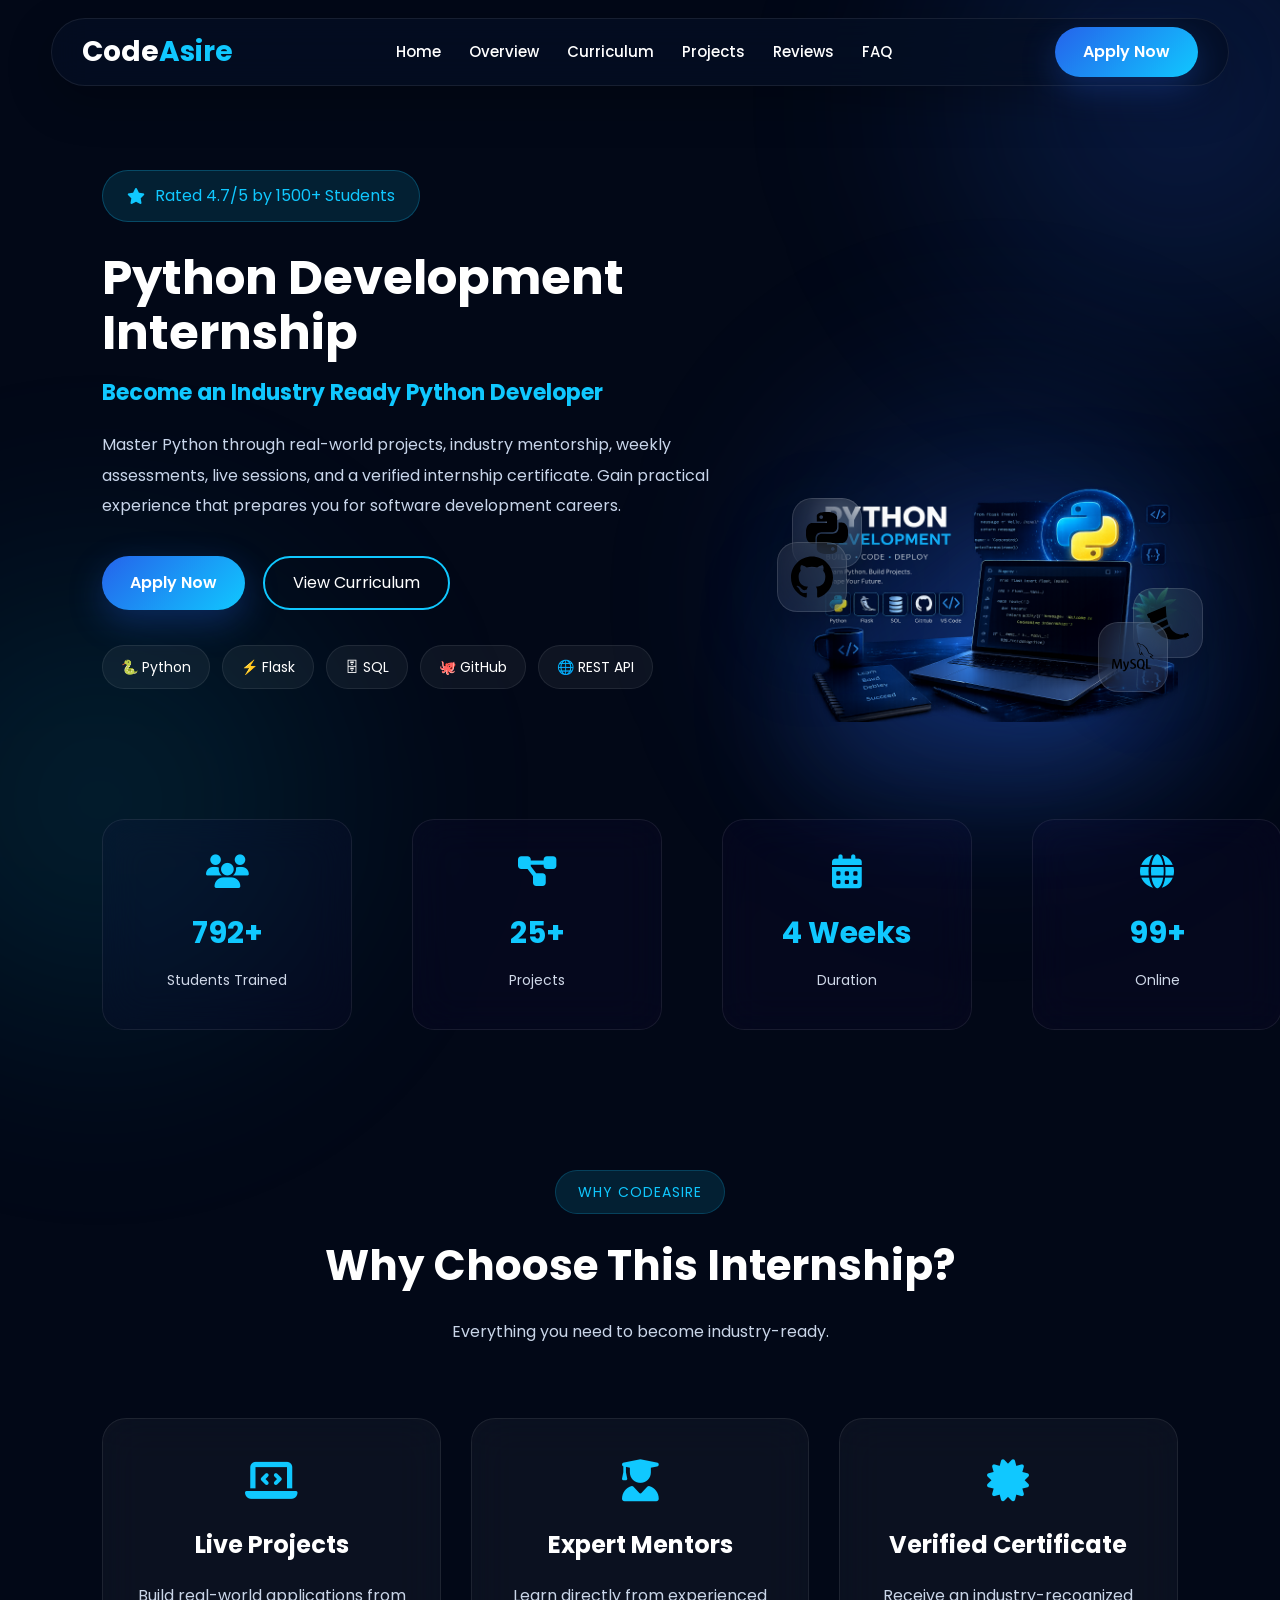
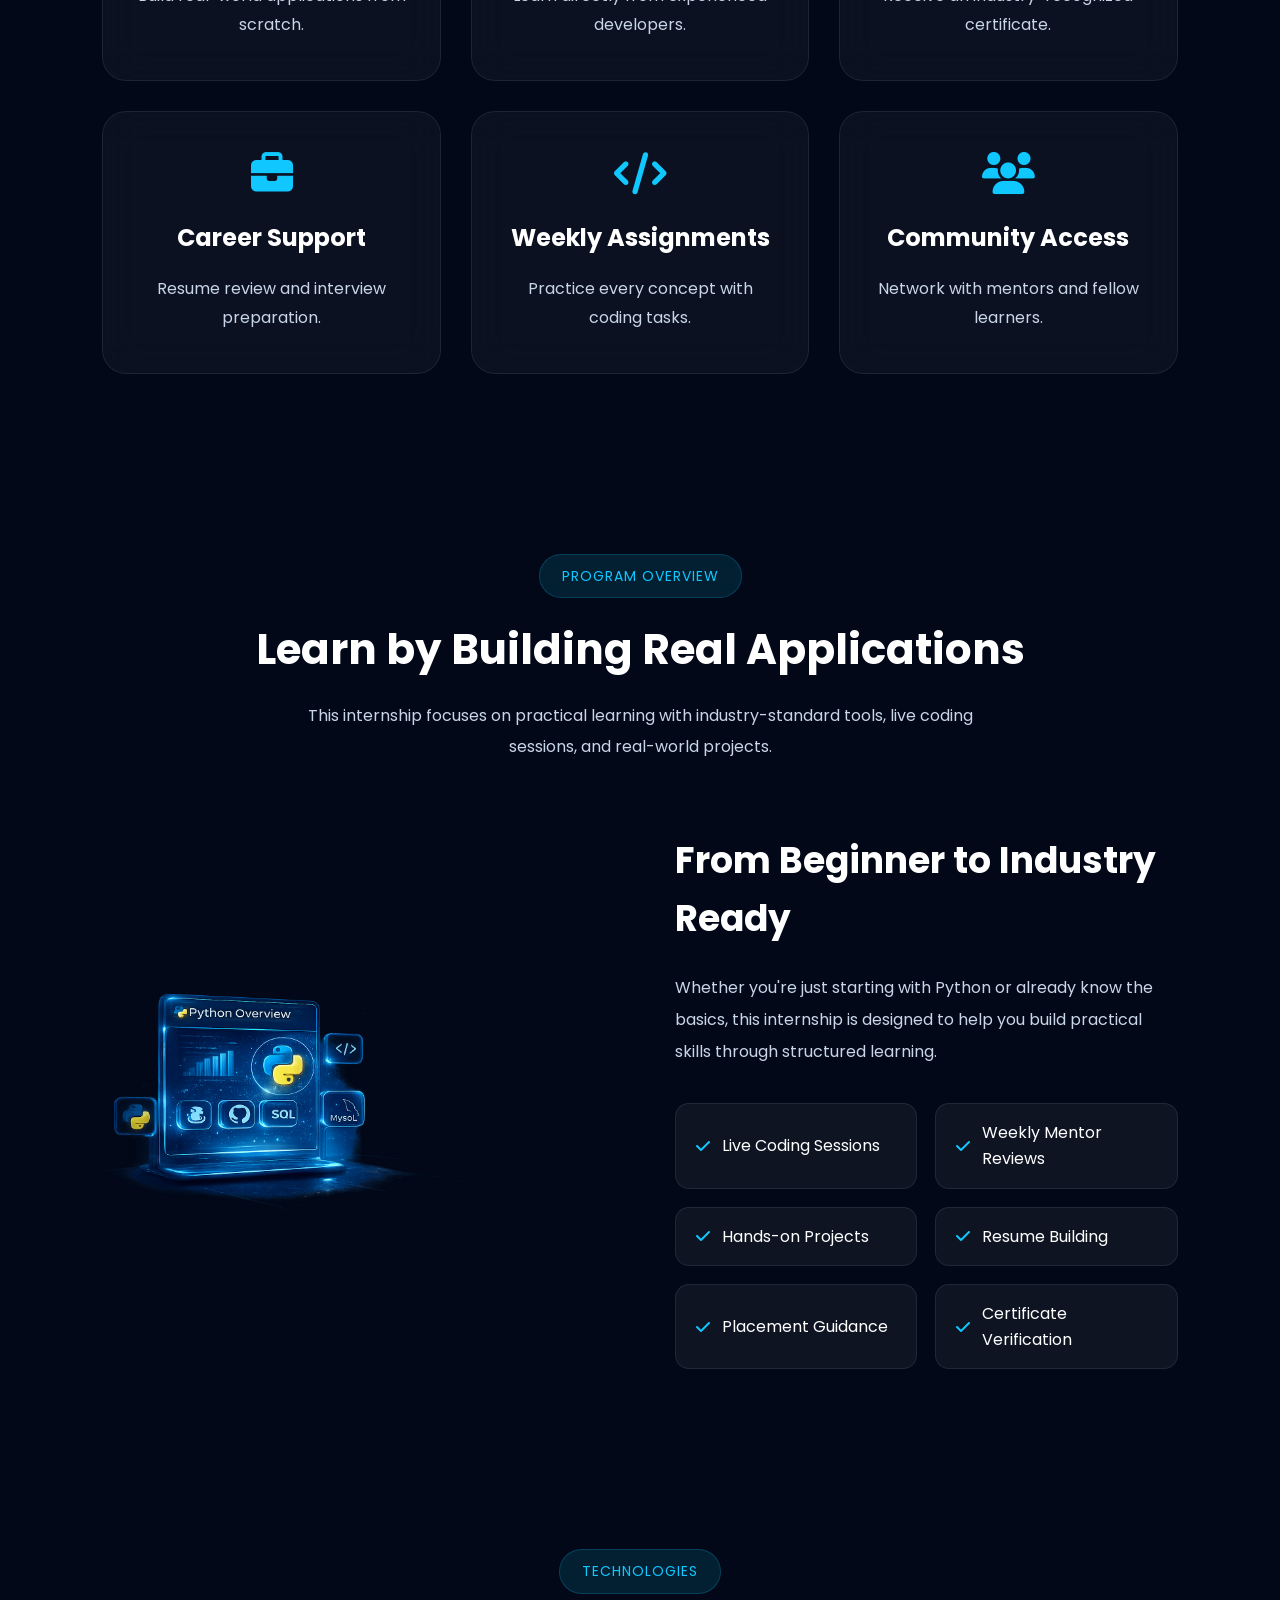
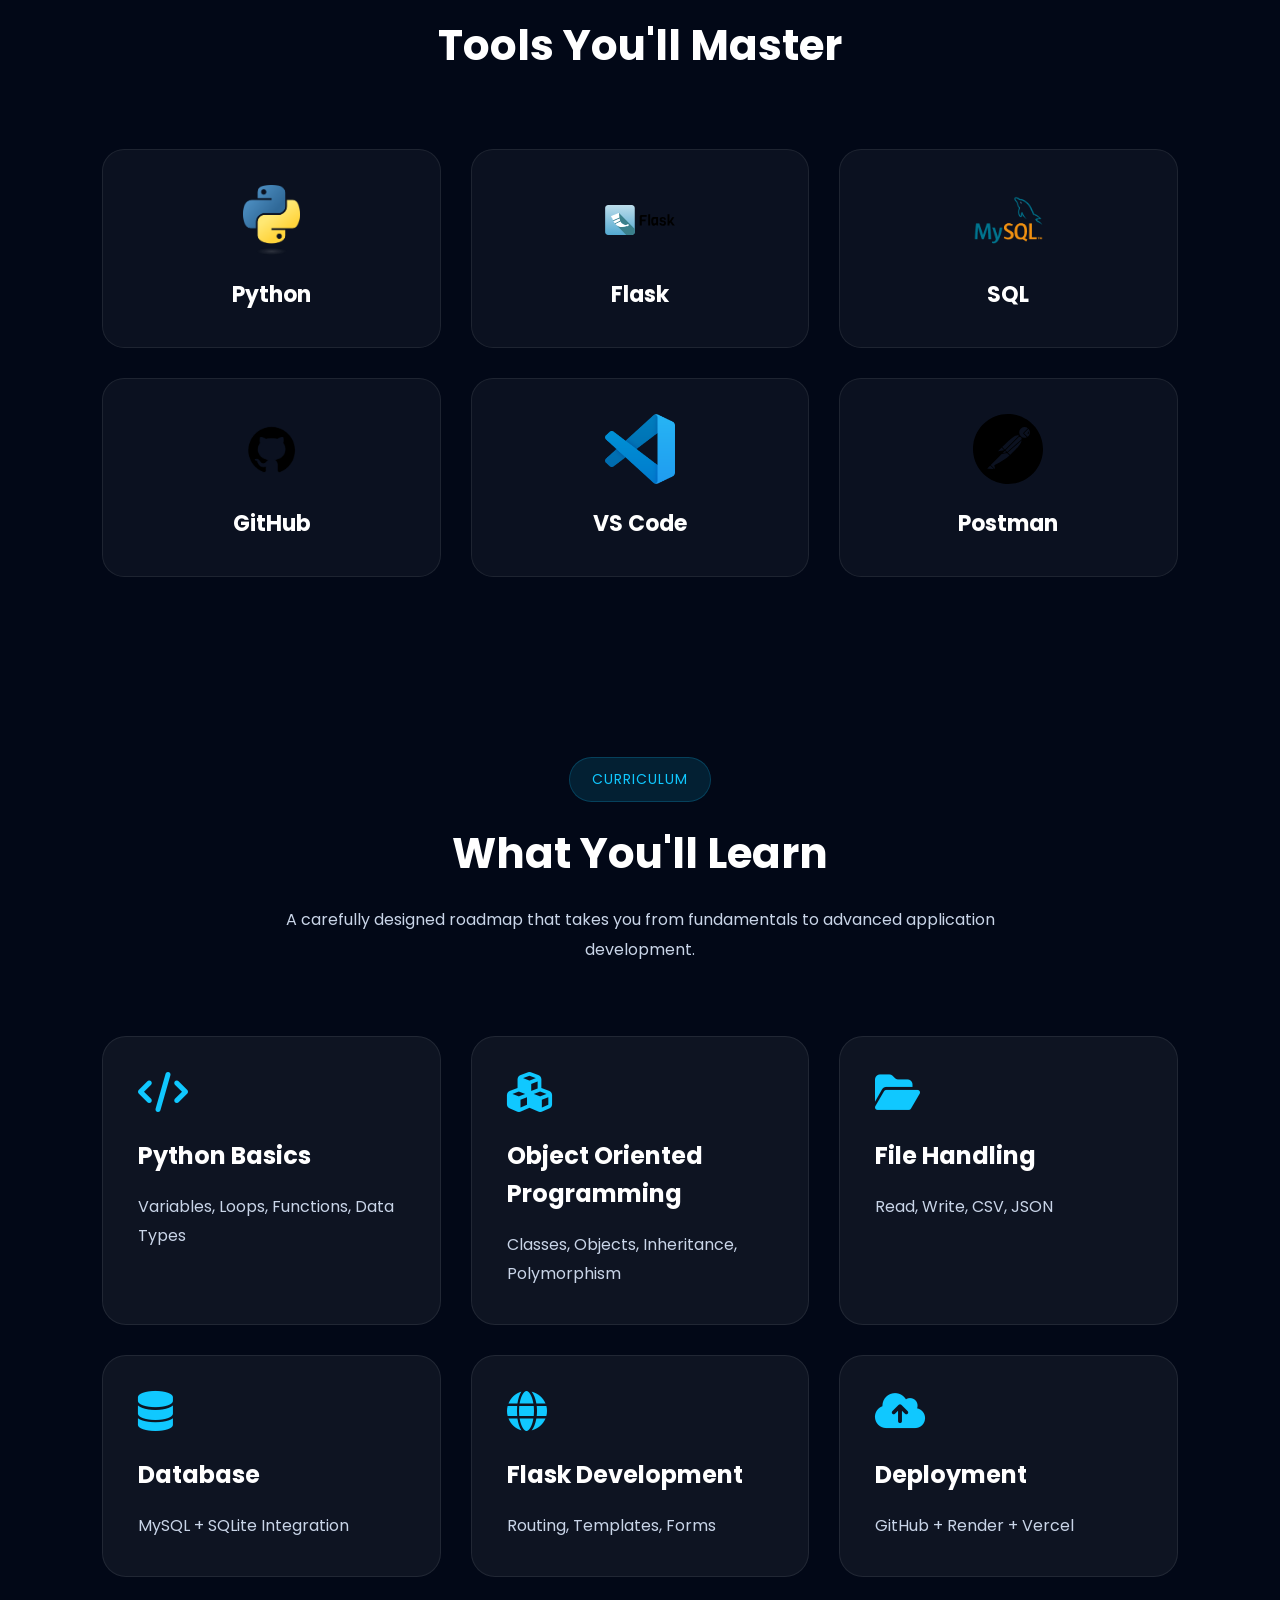
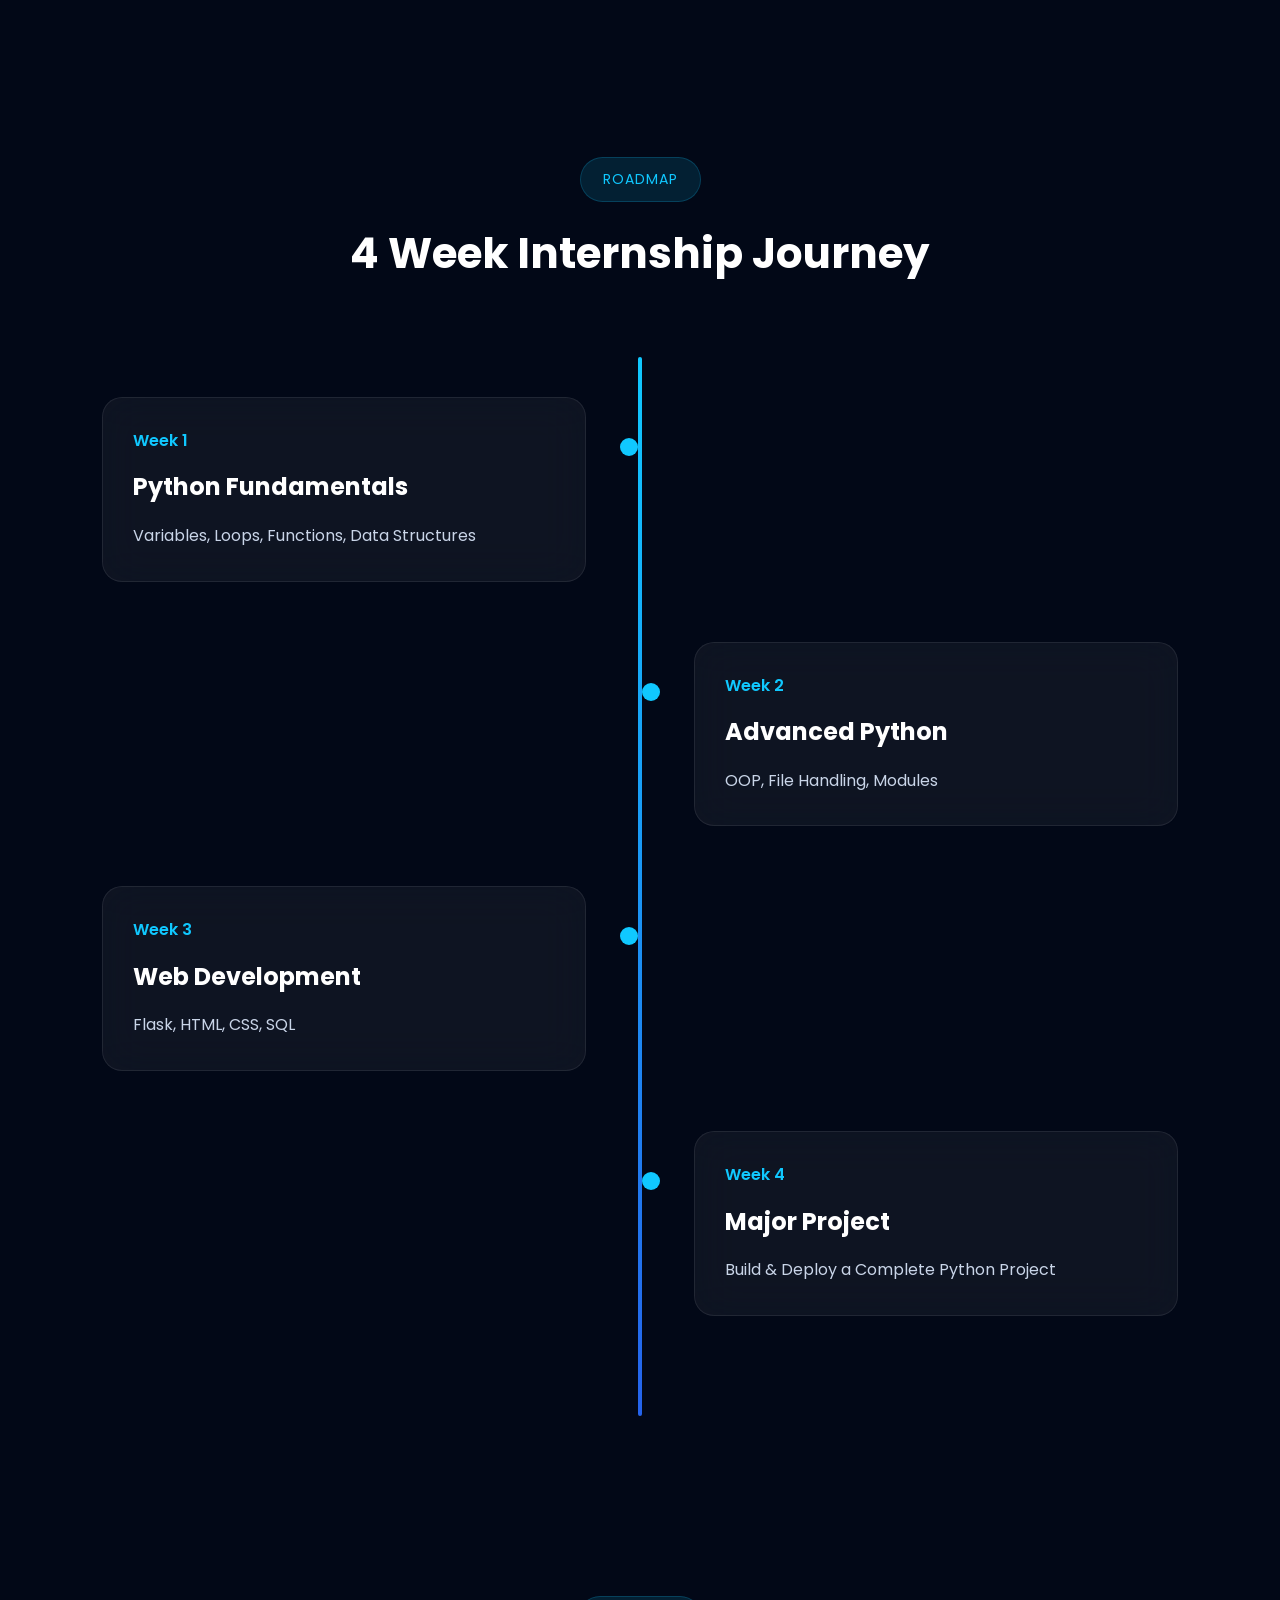
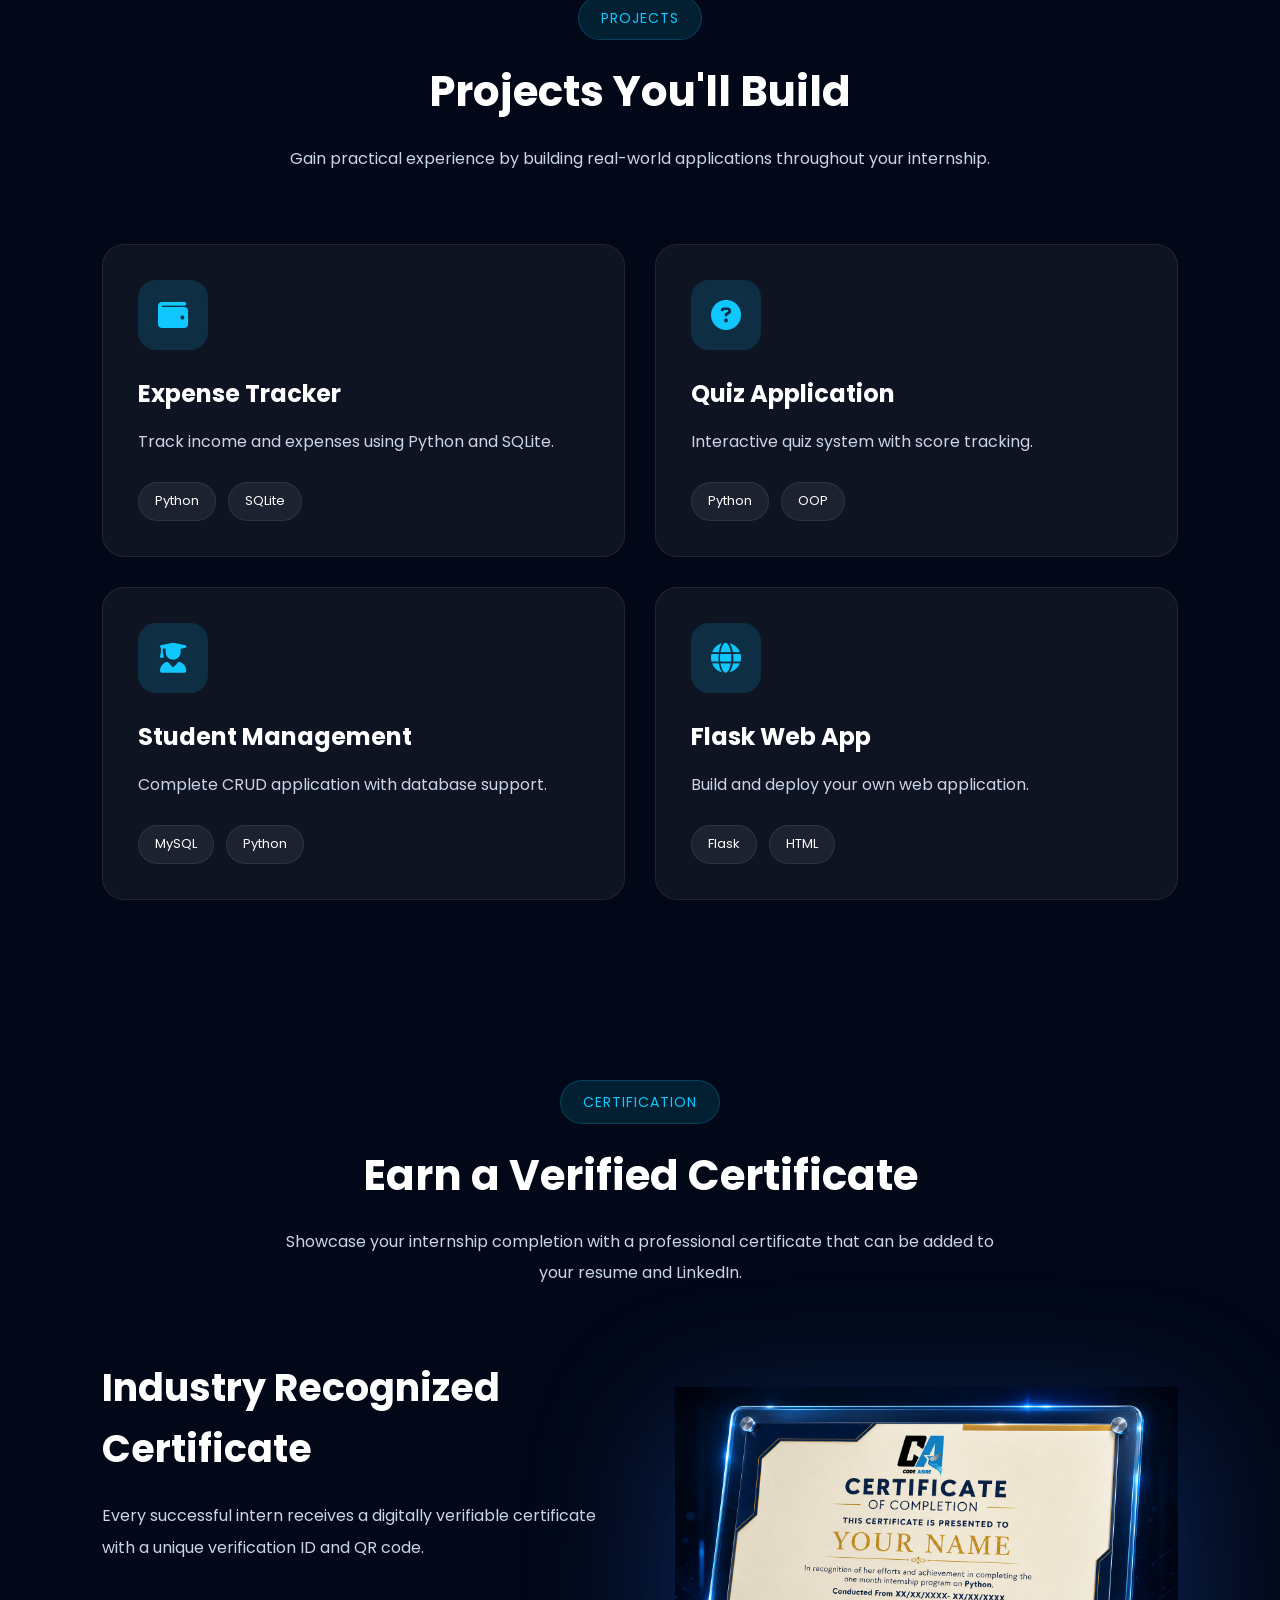
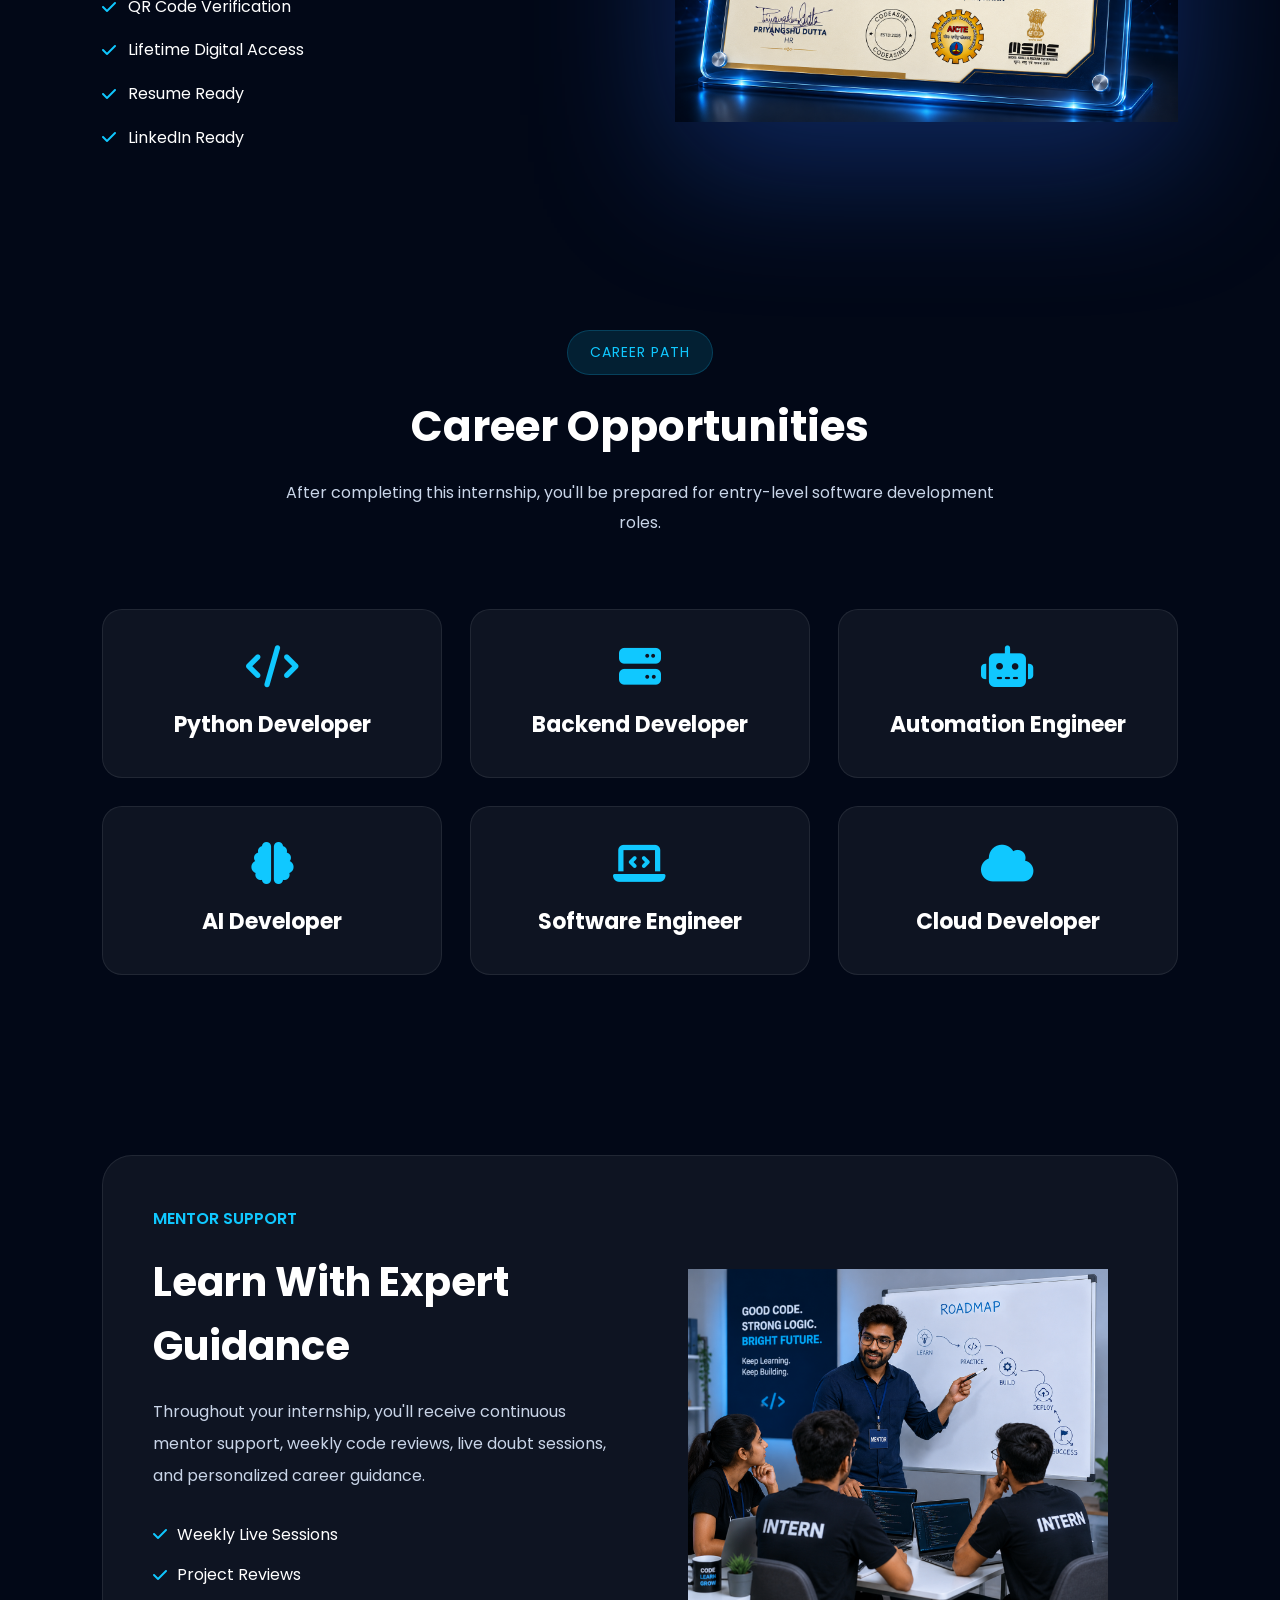
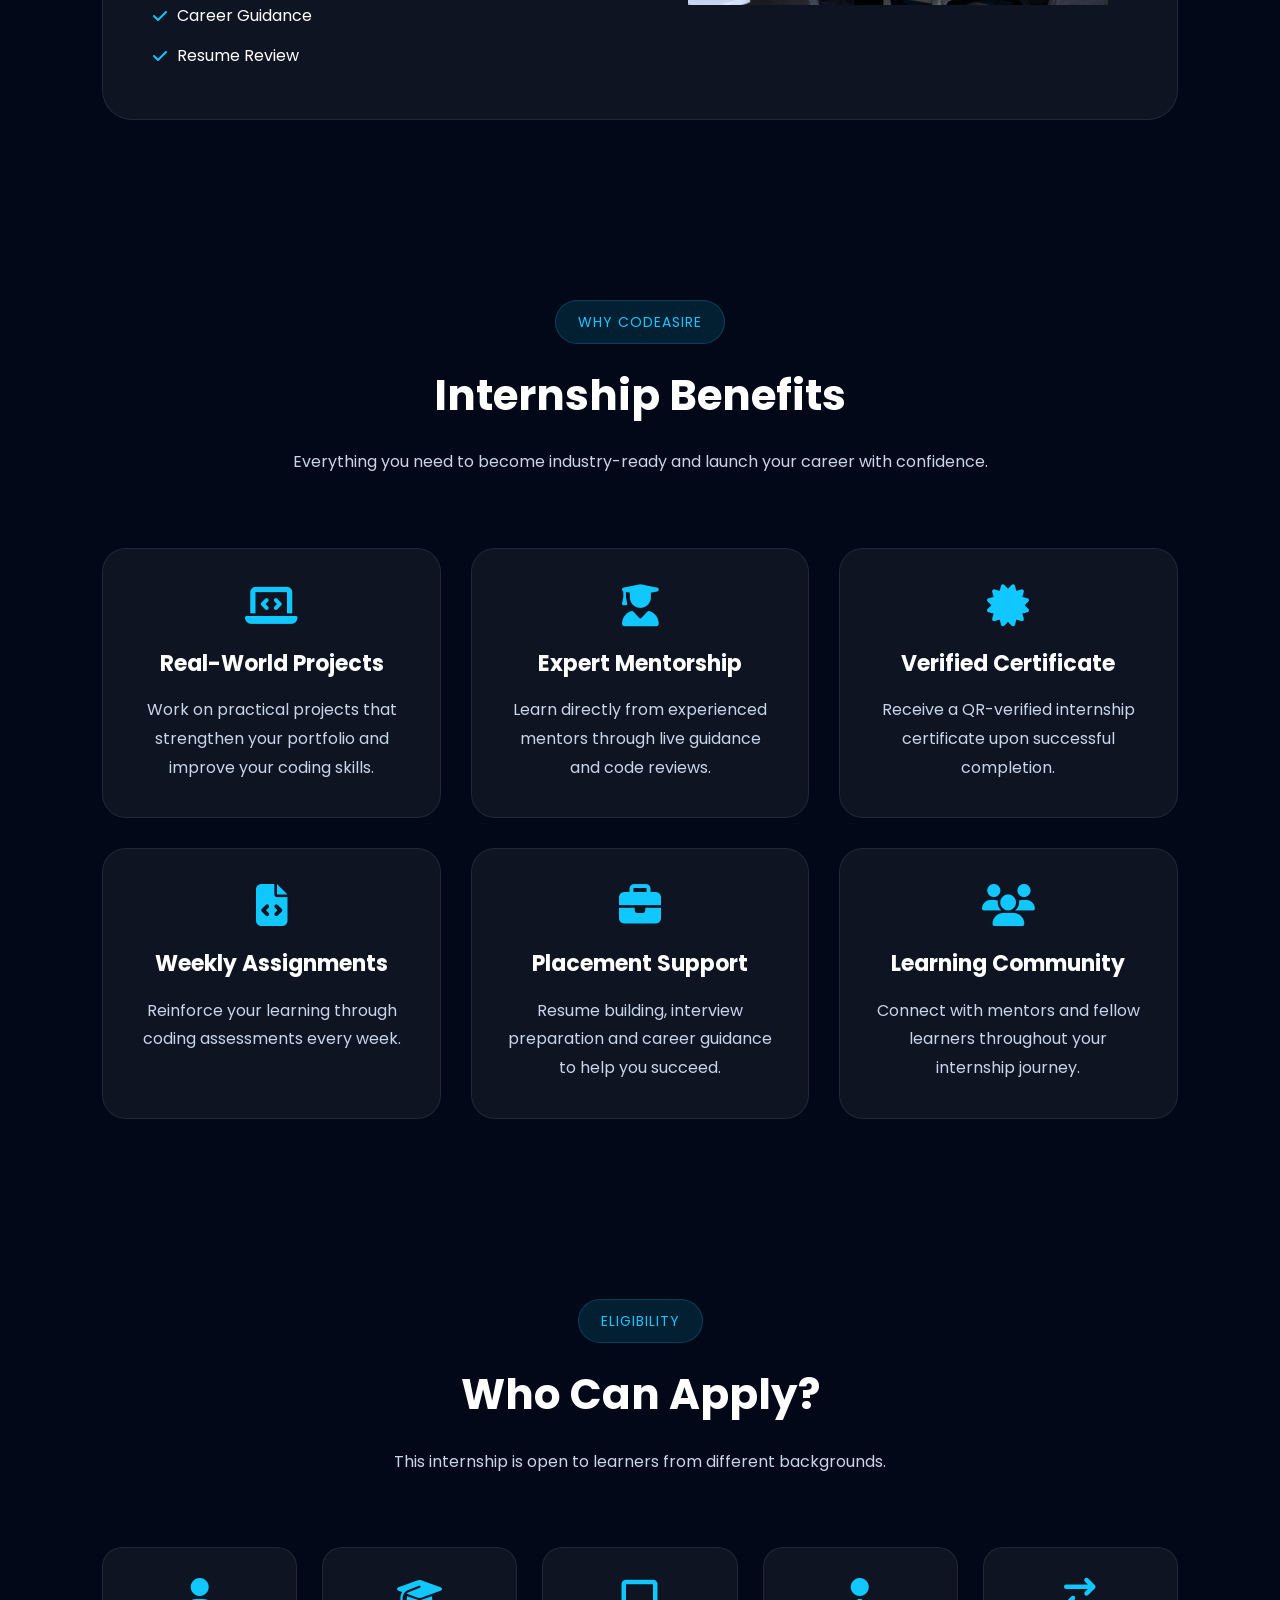
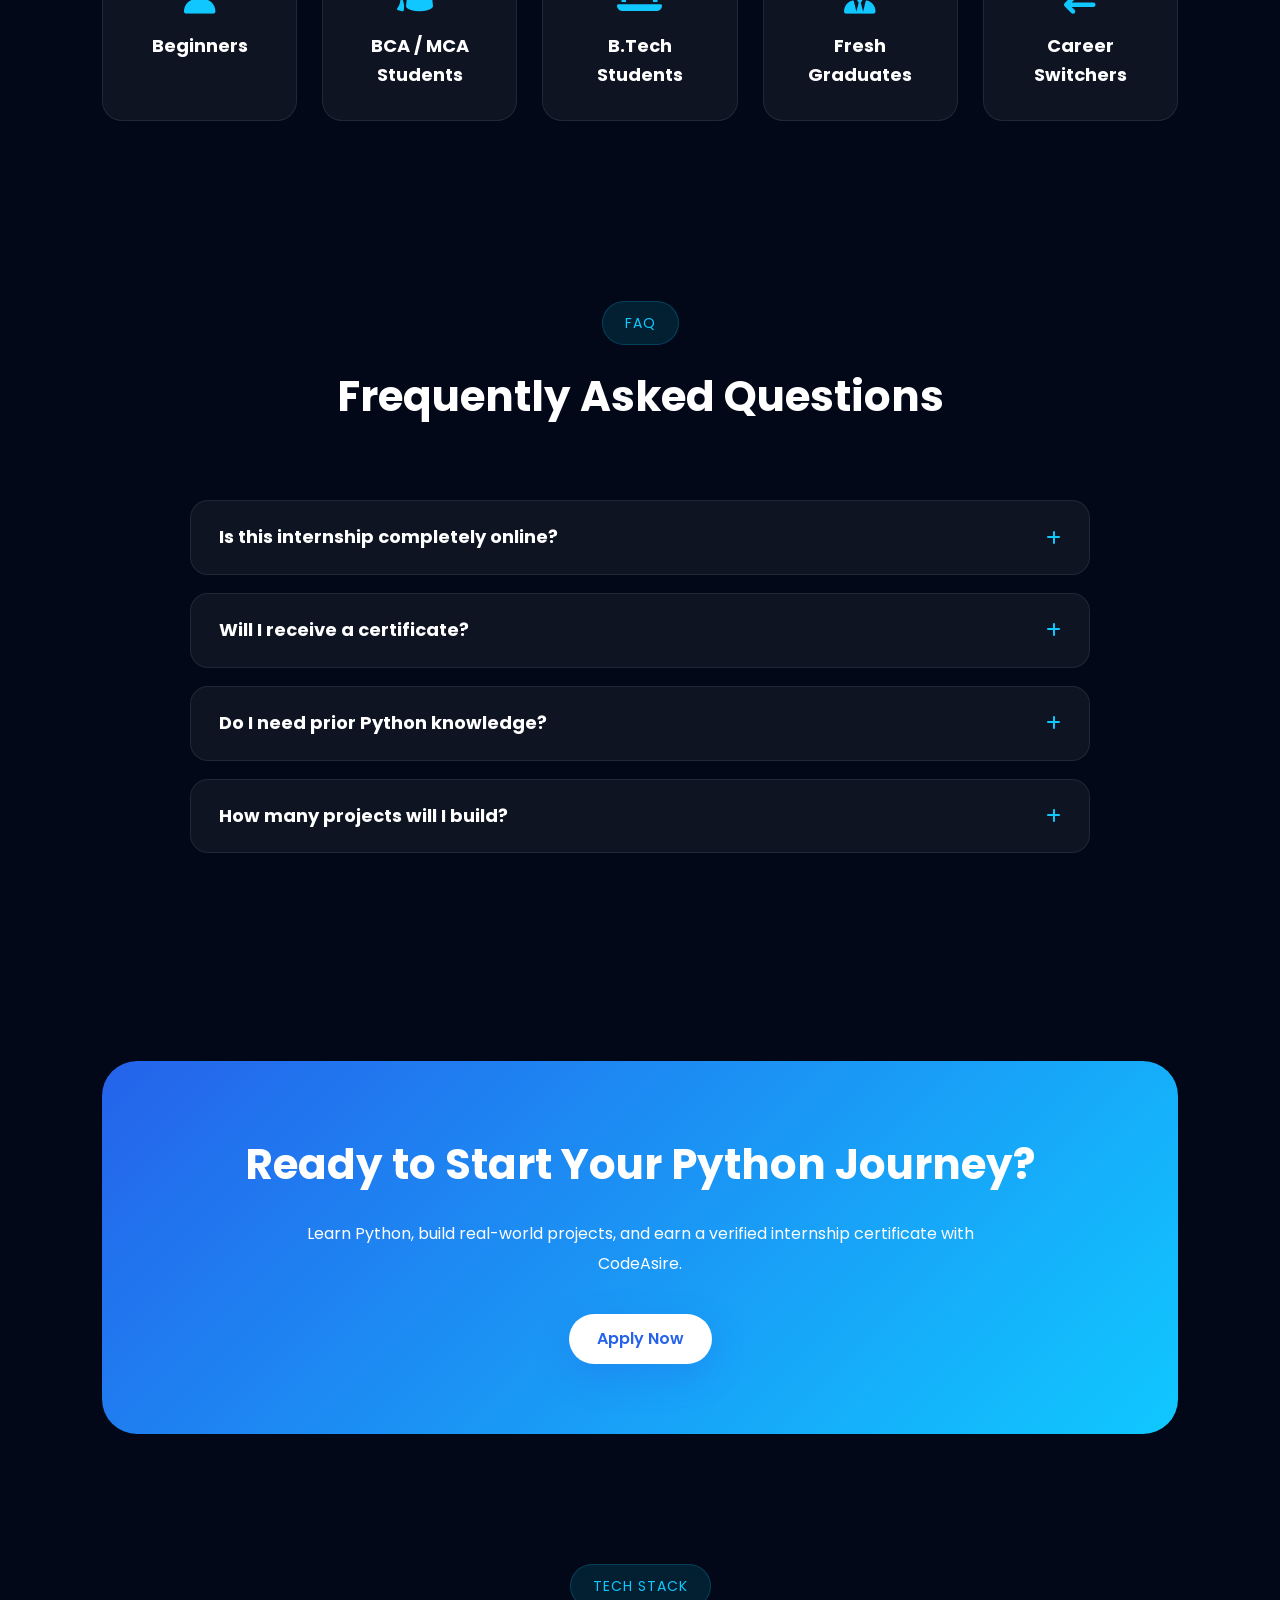
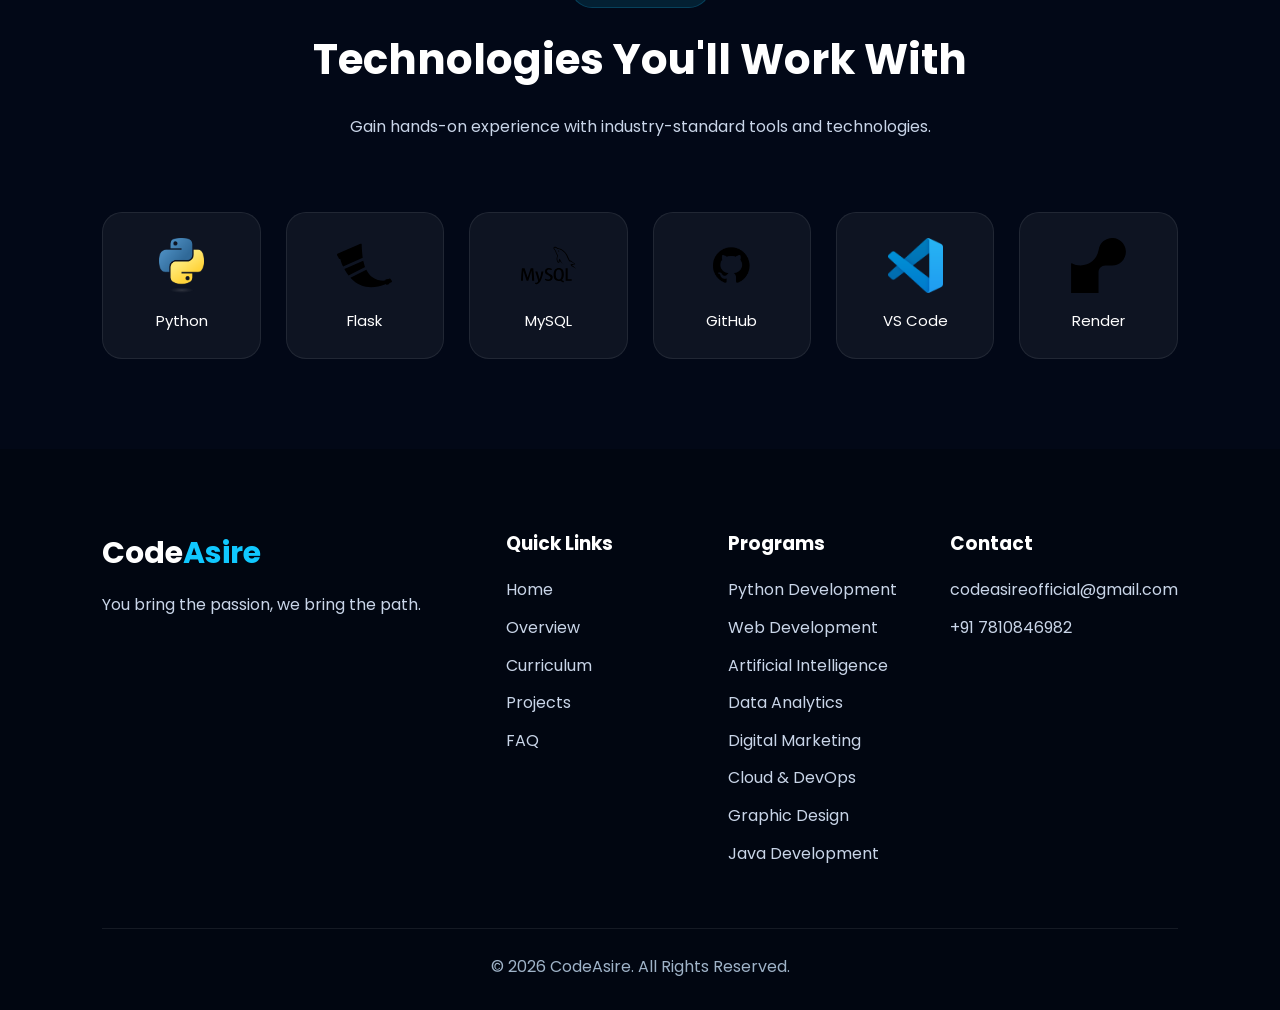
<file: internships/python.html>
<!DOCTYPE html>
<html lang="en">

<head>

<meta charset="UTF-8">
<meta name="viewport" content="width=device-width, initial-scale=1.0">

<title>Python Development Internship | CodeAsire</title>

<link rel="stylesheet" href="../css/internship.css">

<link rel="preconnect" href="https://fonts.googleapis.com">
<link rel="preconnect" href="https://fonts.gstatic.com" crossorigin>

<link href="https://fonts.googleapis.com/css2?family=Poppins:wght@300;400;500;600;700;800&display=swap" rel="stylesheet">

<link rel="stylesheet"
href="https://cdnjs.cloudflare.com/ajax/libs/font-awesome/6.7.2/css/all.min.css">

</head>

<body>

<!--================ NAVBAR ================-->

<header>

<nav>

<div class="logo">

<a href="../index.html">

Code<span>Asire</span>

</a>

</div>

<ul>

<li><a href="../index.html">Home</a></li>

<li><a href="#overview">Overview</a></li>

<li><a href="#curriculum">Curriculum</a></li>

<li><a href="#projects">Projects</a></li>

<li><a href="#reviews">Reviews</a></li>

<li><a href="#faq">FAQ</a></li>

</ul>

<a href="../apply.html" class="btn">

Apply Now

</a>

</nav>

</header>

<!--================ HERO ================-->

<section class="hero">

    <div class="hero-left">

        <div class="badge">
            <i class="fa-solid fa-star"></i>
            Rated 4.7/5 by 1500+ Students
        </div>

        <h1>Python Development Internship</h1>

        <h2>Become an Industry Ready Python Developer</h2>

        <p>
            Master Python through real-world projects, industry mentorship,
            weekly assessments, live sessions, and a verified internship
            certificate. Gain practical experience that prepares you for
            software development careers.
        </p>

        <div class="hero-buttons">

            <a href="../apply.html" class="btn">
                Apply Now
            </a>

            <a href="#curriculum" class="btn-outline">
                View Curriculum
            </a>

        </div>

        <div class="tech-stack">

            <span>🐍 Python</span>
            <span>⚡ Flask</span>
            <span>🗄 SQL</span>
            <span>🐙 GitHub</span>
            <span>🌐 REST API</span>

        </div>

        <div class="hero-stats">

            <div class="stat-box">

                <i class="fa-solid fa-users"></i>

                <h3>1500+</h3>

                <p>Students Trained</p>

            </div>

            <div class="stat-box">

                <i class="fa-solid fa-diagram-project"></i>

                <h3>25+</h3>

                <p>Projects</p>

            </div>

            <div class="stat-box">

                <i class="fa-solid fa-calendar-days"></i>

                <h3>4 Weeks</h3>

                <p>Duration</p>

            </div>

            <div class="stat-box">

                <i class="fa-solid fa-globe"></i>

                <h3>100%</h3>

                <p>Online</p>

            </div>

        </div>

    </div>

    <div class="hero-right">

        <div class="hero-glow"></div>

        <img src="/assests/internships/python-hero.png"
     width="500">

        <div class="floating-icon python">
            <img src="/assests/logo/python.svg">
        </div>

        <div class="floating-icon flask">
            <img src="/assests/logo/flask.svg">
        </div>

        <div class="floating-icon github">
            <img src="/assests/logo/github.svg">
        </div>

        <div class="floating-icon mysql">
            <img src="/assests/logo/mysql.svg">
        </div>

    </div>

</section>
<!--================ WHY CHOOSE ================-->

<section class="why">

<div class="section-title">

<span>WHY CODEASIRE</span>

<h2>

Why Choose This Internship?

</h2>

<p>

Everything you need to become industry-ready.

</p>

</div>

<div class="why-grid">

<div class="why-card">

<i class="fa-solid fa-laptop-code"></i>

<h3>Live Projects</h3>

<p>

Build real-world applications from scratch.

</p>

</div>

<div class="why-card">

<i class="fa-solid fa-user-graduate"></i>

<h3>Expert Mentors</h3>

<p>

Learn directly from experienced developers.

</p>

</div>

<div class="why-card">

<i class="fa-solid fa-certificate"></i>

<h3>Verified Certificate</h3>

<p>

Receive an industry-recognized certificate.

</p>

</div>

<div class="why-card">

<i class="fa-solid fa-briefcase"></i>

<h3>Career Support</h3>

<p>

Resume review and interview preparation.

</p>

</div>

<div class="why-card">

<i class="fa-solid fa-code"></i>

<h3>Weekly Assignments</h3>

<p>

Practice every concept with coding tasks.

</p>

</div>

<div class="why-card">

<i class="fa-solid fa-users"></i>

<h3>Community Access</h3>

<p>

Network with mentors and fellow learners.

</p>

</div>

</div>

</section>
<!--================ PROGRAM OVERVIEW ================-->

<section class="overview" id="overview">

    <div class="section-title">

        <span>PROGRAM OVERVIEW</span>

        <h2>Learn by Building Real Applications</h2>

        <p>
            This internship focuses on practical learning with industry-standard
            tools, live coding sessions, and real-world projects.
        </p>

    </div>

    <div class="overview-container">

        <div class="overview-image">

            <img src="/assests/logo/overview.png"
            alt="Python Overview">

        </div>

        <div class="overview-content">

            <h3>

                From Beginner to Industry Ready

            </h3>

            <p>

                Whether you're just starting with Python or already know the
                basics, this internship is designed to help you build practical
                skills through structured learning.

            </p>

            <div class="overview-features">

                <div class="feature">

                    <i class="fa-solid fa-check"></i>

                    Live Coding Sessions

                </div>

                <div class="feature">

                    <i class="fa-solid fa-check"></i>

                    Weekly Mentor Reviews

                </div>

                <div class="feature">

                    <i class="fa-solid fa-check"></i>

                    Hands-on Projects

                </div>

                <div class="feature">

                    <i class="fa-solid fa-check"></i>

                    Resume Building

                </div>

                <div class="feature">

                    <i class="fa-solid fa-check"></i>

                    Placement Guidance

                </div>

                <div class="feature">

                    <i class="fa-solid fa-check"></i>

                    Certificate Verification

                </div>

            </div>

        </div>

    </div>

</section>

<!--================ TOOLS ================-->

<section class="tools">

    <div class="section-title">

        <span>TECHNOLOGIES</span>

        <h2>Tools You'll Master</h2>

    </div>

    <div class="tools-grid">

        <div class="tool-card">

            <img src="/assests/logo/python-logo-.png">

            <h3>Python</h3>

        </div>

        <div class="tool-card">

            <img src="/assests/logo/flask-name.svg">

            <h3>Flask</h3>

        </div>

        <div class="tool-card">

            <img src="/assests/logo/logo-mysql.png">

            <h3>SQL</h3>

        </div>

        <div class="tool-card">

            <img src="/assests/logo/githubl.png">

            <h3>GitHub</h3>

        </div>

        <div class="tool-card">

            <img src="/assests/logo/code-stable.png">

            <h3>VS Code</h3>

        </div>

        <div class="tool-card">

            <img src="/assests/logo/postman.svg">

            <h3>Postman</h3>

        </div>

    </div>

</section>

<!--================ CURRICULUM ================-->

<section class="curriculum" id="curriculum">

    <div class="section-title">

        <span>CURRICULUM</span>

        <h2>What You'll Learn</h2>

        <p>

            A carefully designed roadmap that takes you from fundamentals to
            advanced application development.

        </p>

    </div>

    <div class="curriculum-grid">

        <div class="curriculum-card">

            <i class="fa-solid fa-code"></i>

            <h3>Python Basics</h3>

            <p>

                Variables, Loops, Functions, Data Types

            </p>

        </div>

        <div class="curriculum-card">

            <i class="fa-solid fa-cubes"></i>

            <h3>Object Oriented Programming</h3>

            <p>

                Classes, Objects, Inheritance, Polymorphism

            </p>

        </div>

        <div class="curriculum-card">

            <i class="fa-solid fa-folder-open"></i>

            <h3>File Handling</h3>

            <p>

                Read, Write, CSV, JSON

            </p>

        </div>

        <div class="curriculum-card">

            <i class="fa-solid fa-database"></i>

            <h3>Database</h3>

            <p>

                MySQL + SQLite Integration

            </p>

        </div>

        <div class="curriculum-card">

            <i class="fa-solid fa-globe"></i>

            <h3>Flask Development</h3>

            <p>

                Routing, Templates, Forms

            </p>

        </div>

        <div class="curriculum-card">

            <i class="fa-solid fa-cloud-arrow-up"></i>

            <h3>Deployment</h3>

            <p>

                GitHub + Render + Vercel

            </p>

        </div>

    </div>

</section>

<!--================ ROADMAP ================-->

<section class="roadmap">

    <div class="section-title">

        <span>ROADMAP</span>

        <h2>4 Week Internship Journey</h2>

    </div>

    <div class="timeline">

        <div class="timeline-item">

            <span>Week 1</span>

            <h3>Python Fundamentals</h3>

            <p>

                Variables, Loops, Functions, Data Structures

            </p>

        </div>

        <div class="timeline-item">

            <span>Week 2</span>

            <h3>Advanced Python</h3>

            <p>

                OOP, File Handling, Modules

            </p>

        </div>

        <div class="timeline-item">

            <span>Week 3</span>

            <h3>Web Development</h3>

            <p>

                Flask, HTML, CSS, SQL

            </p>

        </div>

        <div class="timeline-item">

            <span>Week 4</span>

            <h3>Major Project</h3>

            <p>

                Build & Deploy a Complete Python Project

            </p>

        </div>

    </div>

</section>
<!--================ PROJECTS ================-->

<section class="projects" id="projects">

    <div class="section-title">

        <span>PROJECTS</span>

        <h2>Projects You'll Build</h2>

        <p>
            Gain practical experience by building real-world applications
            throughout your internship.
        </p>

    </div>

    <div class="projects-grid">

        <div class="project-card">

            <div class="project-icon">
                <i class="fa-solid fa-wallet"></i>
            </div>

            <h3>Expense Tracker</h3>

            <p>

                Track income and expenses using Python and SQLite.

            </p>

            <div class="project-tags">

                <span>Python</span>

                <span>SQLite</span>

            </div>

        </div>

        <div class="project-card">

            <div class="project-icon">
                <i class="fa-solid fa-circle-question"></i>
            </div>

            <h3>Quiz Application</h3>

            <p>

                Interactive quiz system with score tracking.

            </p>

            <div class="project-tags">

                <span>Python</span>

                <span>OOP</span>

            </div>

        </div>

        <div class="project-card">

            <div class="project-icon">
                <i class="fa-solid fa-user-graduate"></i>
            </div>

            <h3>Student Management</h3>

            <p>

                Complete CRUD application with database support.

            </p>

            <div class="project-tags">

                <span>MySQL</span>

                <span>Python</span>

            </div>

        </div>

        <div class="project-card">

            <div class="project-icon">
                <i class="fa-solid fa-globe"></i>
            </div>

            <h3>Flask Web App</h3>

            <p>

                Build and deploy your own web application.

            </p>

            <div class="project-tags">

                <span>Flask</span>

                <span>HTML</span>

            </div>

        </div>

    </div>

</section>

<!--================ CERTIFICATE ================-->

<section class="certificate">

    <div class="section-title">

        <span>CERTIFICATION</span>

        <h2>Earn a Verified Certificate</h2>

        <p>

            Showcase your internship completion with a professional
            certificate that can be added to your resume and LinkedIn.

        </p>

    </div>

    <div class="certificate-container">

        <div class="certificate-content">

            <h3>

                Industry Recognized Certificate

            </h3>

            <p>

                Every successful intern receives a digitally verifiable
                certificate with a unique verification ID and QR code.

            </p>

            <ul>

                <li><i class="fa-solid fa-check"></i> QR Code Verification</li>

                <li><i class="fa-solid fa-check"></i> Lifetime Digital Access</li>

                <li><i class="fa-solid fa-check"></i> Resume Ready</li>

                <li><i class="fa-solid fa-check"></i> LinkedIn Ready</li>

            </ul>

        </div>

        <div class="certificate-image">

            <img src="../assests/certificates/python.png"
            alt="Certificate">

        </div>

    </div>

</section>

<!--================ CAREER ================-->

<section class="career">

    <div class="section-title">

        <span>CAREER PATH</span>

        <h2>Career Opportunities</h2>

        <p>

            After completing this internship, you'll be prepared for
            entry-level software development roles.

        </p>

    </div>

    <div class="career-grid">

        <div class="career-card">

            <i class="fa-solid fa-code"></i>

            <h3>Python Developer</h3>

        </div>

        <div class="career-card">

            <i class="fa-solid fa-server"></i>

            <h3>Backend Developer</h3>

        </div>

        <div class="career-card">

            <i class="fa-solid fa-robot"></i>

            <h3>Automation Engineer</h3>

        </div>

        <div class="career-card">

            <i class="fa-solid fa-brain"></i>

            <h3>AI Developer</h3>

        </div>

        <div class="career-card">

            <i class="fa-solid fa-laptop-code"></i>

            <h3>Software Engineer</h3>

        </div>

        <div class="career-card">

            <i class="fa-solid fa-cloud"></i>

            <h3>Cloud Developer</h3>

        </div>

    </div>

</section>

<!--================ MENTOR ================-->

<section class="mentor">

    <div class="mentor-card">

        <div class="mentor-content">

            <span>MENTOR SUPPORT</span>

            <h2>

                Learn With Expert Guidance

            </h2>

            <p>

                Throughout your internship, you'll receive continuous
                mentor support, weekly code reviews, live doubt sessions,
                and personalized career guidance.

            </p>

            <div class="mentor-points">

                <div><i class="fa-solid fa-check"></i> Weekly Live Sessions</div>

                <div><i class="fa-solid fa-check"></i> Project Reviews</div>

                <div><i class="fa-solid fa-check"></i> Career Guidance</div>

                <div><i class="fa-solid fa-check"></i> Resume Review</div>

            </div>

        </div>

        <div class="mentor-image">

            <img src="../assests/internships/mentor.png"
            alt="Mentor">

        </div>

    </div>

</section>
<!--================ INTERNSHIP BENEFITS ================-->

<section class="benefits">

    <div class="section-title">

        <span>WHY CODEASIRE</span>

        <h2>Internship Benefits</h2>

        <p>

            Everything you need to become industry-ready and launch
            your career with confidence.

        </p>

    </div>

    <div class="benefits-grid">

        <div class="benefit-card">

            <i class="fa-solid fa-laptop-code"></i>

            <h3>Real-World Projects</h3>

            <p>

                Work on practical projects that strengthen your portfolio
                and improve your coding skills.

            </p>

        </div>

        <div class="benefit-card">

            <i class="fa-solid fa-user-graduate"></i>

            <h3>Expert Mentorship</h3>

            <p>

                Learn directly from experienced mentors through live
                guidance and code reviews.

            </p>

        </div>

        <div class="benefit-card">

            <i class="fa-solid fa-certificate"></i>

            <h3>Verified Certificate</h3>

            <p>

                Receive a QR-verified internship certificate upon
                successful completion.

            </p>

        </div>

        <div class="benefit-card">

            <i class="fa-solid fa-file-code"></i>

            <h3>Weekly Assignments</h3>

            <p>

                Reinforce your learning through coding assessments
                every week.

            </p>

        </div>

        <div class="benefit-card">

            <i class="fa-solid fa-briefcase"></i>

            <h3>Placement Support</h3>

            <p>

                Resume building, interview preparation and career
                guidance to help you succeed.

            </p>

        </div>

        <div class="benefit-card">

            <i class="fa-solid fa-users"></i>

            <h3>Learning Community</h3>

            <p>

                Connect with mentors and fellow learners throughout
                your internship journey.

            </p>

        </div>

    </div>

</section>

<!--================ WHO CAN APPLY ================-->

<section class="eligibility">

    <div class="section-title">

        <span>ELIGIBILITY</span>

        <h2>Who Can Apply?</h2>

        <p>

            This internship is open to learners from different backgrounds.

        </p>

    </div>

    <div class="eligibility-grid">

        <div class="eligibility-card">

            <i class="fa-solid fa-user"></i>

            <h3>Beginners</h3>

        </div>

        <div class="eligibility-card">

            <i class="fa-solid fa-graduation-cap"></i>

            <h3>BCA / MCA Students</h3>

        </div>

        <div class="eligibility-card">

            <i class="fa-solid fa-laptop"></i>

            <h3>B.Tech Students</h3>

        </div>

        <div class="eligibility-card">

            <i class="fa-solid fa-user-tie"></i>

            <h3>Fresh Graduates</h3>

        </div>

        <div class="eligibility-card">

            <i class="fa-solid fa-arrow-right-arrow-left"></i>

            <h3>Career Switchers</h3>

        </div>

    </div>

</section>

<!--================ FAQ ================-->

<section class="faq" id="faq">

    <div class="section-title">

        <span>FAQ</span>

        <h2>Frequently Asked Questions</h2>

    </div>

    <div class="faq-container">

        <div class="faq-item">

            <div class="faq-question">

                <h3>Is this internship completely online?</h3>

                <i class="fa-solid fa-plus"></i>

            </div>

            <div class="faq-answer">

                <p>

                    Yes. You can attend the internship from anywhere with
                    an internet connection.

                </p>

            </div>

        </div>

        <div class="faq-item">

            <div class="faq-question">

                <h3>Will I receive a certificate?</h3>

                <i class="fa-solid fa-plus"></i>

            </div>

            <div class="faq-answer">

                <p>

                    Yes. You'll receive a QR verified certificate after
                    successfully completing the internship.

                </p>

            </div>

        </div>

        <div class="faq-item">

            <div class="faq-question">

                <h3>Do I need prior Python knowledge?</h3>

                <i class="fa-solid fa-plus"></i>

            </div>

            <div class="faq-answer">

                <p>

                    No. This internship starts from the fundamentals and
                    gradually moves to advanced topics.

                </p>

            </div>

        </div>

        <div class="faq-item">

            <div class="faq-question">

                <h3>How many projects will I build?</h3>

                <i class="fa-solid fa-plus"></i>

            </div>

            <div class="faq-answer">

                <p>

                    You'll complete multiple mini projects along with one
                    major capstone project.

                </p>

            </div>

        </div>

    </div>

</section>

<!--================ CTA ================-->

<section class="cta">

    <div class="cta-box">

        <h2>

            Ready to Start Your Python Journey?

        </h2>

        <p>

            Learn Python, build real-world projects, and earn a verified
            internship certificate with CodeAsire.

        </p>

        <a href="../apply.html" class="btn">

            Apply Now

        </a>

    </div>

</section>
<!--================ TECHNOLOGIES USED ================-->

<section class="tech-strip">

    <div class="section-title">

        <span>TECH STACK</span>

        <h2>Technologies You'll Work With</h2>

        <p>

            Gain hands-on experience with industry-standard tools and technologies.

        </p>

    </div>

    <div class="tech-strip-container">

        <div class="tech-item">

            <img src="/assests/logo/python-logo-.png">

            <span>Python</span>

        </div>

        <div class="tech-item">

            <img src="../assests/logo/flask.svg">

            <span>Flask</span>

        </div>

        <div class="tech-item">

            <img src="../assests/logo/mysql.svg">

            <span>MySQL</span>

        </div>

        <div class="tech-item">

            <img src="../assests/logo/githubl.png">

            <span>GitHub</span>

        </div>

        <div class="tech-item">

            <img src="../assests/logo/code-stable.png">

            <span>VS Code</span>

        </div>

        <div class="tech-item">

            <img src="../assests/logo/render.svg">

            <span>Render</span>

        </div>

    </div>

</section>

<!--================ FOOTER ================-->

<footer>

    <div class="footer-content">

        <div>

            <h2>

                Code<span>Asire</span>

            </h2>

            <p>

                You bring the passion, we bring the path.

            </p>

        </div>

        <div>

            <h3>Quick Links</h3>

            <a href="../index.html">Home</a>

            <a href="#overview">Overview</a>

            <a href="#curriculum">Curriculum</a>

            <a href="#projects">Projects</a>

            <a href="#faq">FAQ</a>

        </div>

        <div>

            <h3>Programs</h3>

            <a href="#python.html">Python Development</a>

            <a href="#web_development.html">Web Development</a>

            <a href="#artificial_intelligence.html">Artificial Intelligence</a>

            <a href="#data_analytics.html">Data Analytics</a>

            <a href="#digital_marketing.html">Digital Marketing</a>

            <a href="#cloud.html">Cloud & DevOps</a>

            <a href="#graphic_design.html">Graphic Design</a>

            <a href="#java.html">Java Development</a>

            

        </div>

        <div>

            <h3>Contact</h3>

            <p>codeasireofficial@gmail.com</p>

            <p>+91 7810846982</p>

        </div>

    </div>

    <div class="copyright">

        © 2026 CodeAsire. All Rights Reserved.

    </div>

</footer>

<script src="/js/internship.js"></script>

</body>

</html>
</file>
<file: css/internship.css>
/*====================================================
GOOGLE FONT
====================================================*/

@import url('https://fonts.googleapis.com/css2?family=Poppins:wght@300;400;500;600;700;800&display=swap');

/*====================================================
GLOBAL
====================================================*/

*{
    margin:0;
    padding:0;
    box-sizing:border-box;
    font-family:'Poppins',sans-serif;
}

html{
    scroll-behavior:smooth;
}

body{

    background:#020817;
    color:#fff;
    overflow-x:hidden;
    line-height:1.6;

}

img{
    max-width:100%;
    display:block;
}

a{
    text-decoration:none;
    color:inherit;
}

ul{
    list-style:none;
}

section{

    padding:90px 8%;
    position:relative;

}

/*====================================================
SCROLLBAR
====================================================*/

::-webkit-scrollbar{

    width:10px;

}

::-webkit-scrollbar-track{

    background:#081120;

}

::-webkit-scrollbar-thumb{

    background:#10c8ff;
    border-radius:20px;

}

::-webkit-scrollbar-thumb:hover{

    background:#2563eb;

}

/*====================================================
BACKGROUND GLOW
====================================================*/

body::before{

    content:"";

    position:fixed;

    top:-250px;
    right:-250px;

    width:700px;
    height:700px;

    border-radius:50%;

    background:radial-gradient(circle,
    rgba(37,99,235,.22),
    transparent 70%);

    filter:blur(70px);

    z-index:-10;

}

body::after{

    content:"";

    position:fixed;

    bottom:-250px;
    left:-250px;

    width:700px;
    height:700px;

    border-radius:50%;

    background:radial-gradient(circle,
    rgba(6,182,212,.15),
    transparent 70%);

    filter:blur(80px);

    z-index:-10;

}

/*====================================================
HEADER
====================================================*/

header{

    position:fixed;

    top:18px;

    left:0;

    width:100%;

    display:flex;

    justify-content:center;

    z-index:9999;

}

/*====================================================
NAVBAR
====================================================*/

nav{

    width:92%;

    max-width:1450px;

    height:68px;

    display:flex;

    justify-content:space-between;

    align-items:center;

    padding:0 30px;

    border-radius:50px;

    background:rgba(5,15,35,.78);

    backdrop-filter:blur(18px);

    -webkit-backdrop-filter:blur(18px);

    border:1px solid rgba(255,255,255,.08);

    box-shadow:0 15px 45px rgba(0,0,0,.25);

    transition:.4s;

}

.logo{

    font-size:28px;

    font-weight:700;

    color:white;

}

.logo span{

    color:#10c8ff;

}

nav ul{

    display:flex;

    align-items:center;

    gap:28px;

}

nav ul li a{

    color:white;

    font-size:15px;

    font-weight:500;

    position:relative;

    transition:.35s;

}

nav ul li a::after{

    content:"";

    position:absolute;

    left:0;

    bottom:-6px;

    width:0;

    height:2px;

    background:#10c8ff;

    transition:.35s;

}

nav ul li a:hover{

    color:#10c8ff;

}

nav ul li a:hover::after{

    width:100%;

}

/*====================================================
BUTTONS
====================================================*/

.btn{

    display:inline-flex;

    justify-content:center;

    align-items:center;

    padding:12px 28px;

    border-radius:50px;

    background:linear-gradient(135deg,#2563eb,#10c8ff);

    color:white;

    font-weight:600;

    transition:.35s;

    box-shadow:0 12px 35px rgba(37,99,235,.30);

}

.btn:hover{

    transform:translateY(-4px);

    box-shadow:0 20px 40px rgba(37,99,235,.45);

}

.btn-outline{

    display:inline-flex;

    justify-content:center;

    align-items:center;

    padding:12px 28px;

    border-radius:50px;

    border:2px solid #10c8ff;

    color:white;

    transition:.35s;

}

.btn-outline:hover{

    background:#10c8ff;

}

/*====================================================
HERO
====================================================*/

.hero{

    min-height:100vh;

    padding:170px 8% 100px;

    display:grid;

    grid-template-columns:1fr 1fr;

    align-items:center;

    gap:90px;

}

.hero-left{

    max-width:620px;

}

.badge{

    display:inline-flex;

    align-items:center;

    gap:10px;

    padding:12px 24px;

    border-radius:40px;

    background:rgba(16,200,255,.12);

    color:#10c8ff;

    border:1px solid rgba(16,200,255,.25);

    margin-bottom:28px;

}

.hero h1{

    font-size:48px;

    line-height:1.15;

    margin-bottom:15px;

}

.hero h2{

    font-size:22px;

    color:#10c8ff;

    margin-bottom:20px;

}

.hero p{

    font-size:16px;

    color:#c8d5ea;

    line-height:1.9;

    margin-bottom:35px;

}

.hero-buttons{

    display:flex;

    gap:18px;

    margin-bottom:35px;

}

/*====================================================
TECH CHIPS
====================================================*/

.tech-stack{

    display:flex;

    flex-wrap:wrap;

    gap:12px;

    margin-bottom:40px;

}

.tech-stack span{

    padding:10px 18px;

    border-radius:40px;

    background:rgba(255,255,255,.05);

    border:1px solid rgba(255,255,255,.08);

    font-size:14px;

}

/*====================================================
HERO STATS
====================================================*/
.hero-stats{

    display:grid;

    grid-template-columns:repeat(4,1fr);

    gap:60px;

    padding-top:30px;

    margin-top:100px;

}
.stat-box{
    min-width:250px;
}


.stat-box{

    background:rgba(86, 20, 156, 0.05);

    border:1px solid rgba(255,255,255,.08);

    backdrop-filter:blur(20px);

    border-radius:22px;

    padding:35px 20px;

    text-align:center;

    transition:.4s;

}

.stat-box:hover{

    transform:translateY(-10px);

    border-color:#10c8ff;

    box-shadow:0 20px 40px rgba(16,200,255,.18);

}

.stat-box i{

    font-size:34px;

    color:#10c8ff;

    margin-bottom:20px;

}

.stat-box h3{

    font-size:40px;

    font-weight:700;

    margin-bottom:10px;

    color:#ffffff;

}

.stat-box p{

    font-size:16px;

    color:#cfd8e8;

}


.stat-box:hover{

    transform:translateY(-8px);

    border-color:#1810ff;

}

.stat-box h3{

    font-size:30px;

    color:#10c8ff;

    margin-bottom:10px;

}

.stat-box p{

    margin:0;

    font-size:14px;

}

/*====================================================
HERO RIGHT
====================================================*/

.hero-right{

    position:relative;

    display:flex;

    justify-content:center;

}

.hero-glow{

    position:absolute;

    width:600px;

    height:600px;

    border-radius:50%;

    background:radial-gradient(circle,
    rgba(37,99,235,.25),
    transparent 70%);

    filter:blur(70px);

    z-index:-1;

}

.hero-right img{

    width:100%;

    max-width:550px;

    animation:floatImage 6s ease-in-out infinite;

    filter:drop-shadow(0 40px 60px rgba(37,99,235,.35));

}
/*====================================================
SECTION TITLE
====================================================*/

.section-title{

    text-align:center;

    margin-bottom:70px;

}

.section-title span{

    display:inline-block;

    padding:10px 22px;

    border-radius:40px;

    background:rgba(16,200,255,.12);

    border:1px solid rgba(16,200,255,.2);

    color:#10c8ff;

    font-size:14px;

    letter-spacing:1px;

    margin-bottom:18px;

}

.section-title h2{

    font-size:42px;

    margin-bottom:18px;

    font-weight:700;

}

.section-title p{

    max-width:720px;

    margin:auto;

    color:#c9d5e8;

    line-height:1.9;

}

/*====================================================
WHY CHOOSE
====================================================*/

.why{

    padding-top:40px;

}

.why-grid{

    display:grid;

    grid-template-columns:repeat(3,1fr);

    gap:30px;

}

.why-card{

    background:rgba(255,255,255,.04);

    border:1px solid rgba(255,255,255,.08);

    border-radius:24px;

    padding:40px 30px;

    text-align:center;

    backdrop-filter:blur(20px);

    transition:.4s;

}

.why-card:hover{

    transform:translateY(-12px);

    border-color:#10c8ff;

    box-shadow:0 25px 60px rgba(16,200,255,.12);

}

.why-card i{

    font-size:42px;

    color:#10c8ff;

    margin-bottom:25px;

}

.why-card h3{

    font-size:24px;

    margin-bottom:18px;

}

.why-card p{

    color:#c9d5e8;

    line-height:1.8;

}

/*====================================================
OVERVIEW
====================================================*/

.overview{

    position:relative;

}

.overview-container{

    display:grid;

    grid-template-columns:1fr 1fr;

    align-items:center;

    gap:70px;

}

.overview-image{

    display:flex;

    justify-content:center;

}

.overview-image img{

    width:100%;

    max-width:1200px;

    animation:floatImage 6s ease-in-out infinite;

}

.overview-content h3{

    font-size:36px;

    margin-bottom:25px;

}

.overview-content p{

    color:#c9d5e8;

    line-height:2;

    margin-bottom:35px;

}

.overview-features{

    display:grid;

    grid-template-columns:repeat(2,1fr);

    gap:18px;

}

.feature{

    display:flex;

    align-items:center;

    gap:12px;

    padding:16px 20px;

    border-radius:14px;

    background:rgba(255,255,255,.05);

    border:1px solid rgba(255,255,255,.08);

    transition:.35s;

}

.feature:hover{

    background:rgba(16,200,255,.08);

    transform:translateX(8px);

}

.feature i{

    color:#10c8ff;

}

/*====================================================
TOOLS
====================================================*/

.tools{

    position:relative;

}

.tools-grid{

    display:grid;

    grid-template-columns:repeat(3,1fr);

    gap:30px;

}

.tool-card{

    background:rgba(255,255,255,.04);

    border-radius:22px;

    border:1px solid rgba(255,255,255,.08);

    padding:35px;

    text-align:center;

    transition:.4s;

}

.tool-card:hover{

    transform:translateY(-10px);

    border-color:#10c8ff;

}

.tool-card img{

    width:70px;

    height:70px;

    object-fit:contain;

    margin:auto;

    margin-bottom:22px;

}

.tool-card h3{

    font-size:22px;

}

/*====================================================
CURRICULUM
====================================================*/

.curriculum{

    position:relative;

}

.curriculum-grid{

    display:grid;

    grid-template-columns:repeat(3,1fr);

    gap:30px;

}

.curriculum-card{

    background:rgba(255,255,255,.05);

    border:1px solid rgba(255,255,255,.08);

    border-radius:24px;

    padding:35px;

    transition:.4s;

}

.curriculum-card:hover{

    transform:translateY(-10px);

    border-color:#10c8ff;

    box-shadow:0 20px 50px rgba(16,200,255,.15);

}

.curriculum-card i{

    font-size:40px;

    color:#10c8ff;

    margin-bottom:25px;

}

.curriculum-card h3{

    font-size:24px;

    margin-bottom:18px;

}

.curriculum-card p{

    color:#c9d5e8;

    line-height:1.8;

}

/*====================================================
FLOAT ANIMATION
====================================================*/

@keyframes floatImage{

0%{

transform:translateY(0);

}

50%{

transform:translateY(-18px);

}

100%{

transform:translateY(0);

}

}

/*====================================================
RESPONSIVE
====================================================*/

@media(max-width:1100px){

.why-grid,
.tools-grid,
.curriculum-grid{

grid-template-columns:repeat(2,1fr);

}

.overview-container{

grid-template-columns:1fr;

text-align:center;

}

.overview-features{

grid-template-columns:1fr;

}

}

@media(max-width:768px){

.section-title h2{

font-size:32px;

}

.why-grid,
.tools-grid,
.curriculum-grid{

grid-template-columns:1fr;

}

.overview-content h3{

font-size:28px;

}

}
/*====================================================
ROADMAP / TIMELINE
====================================================*/

.roadmap{

    position:relative;

}

.timeline{

    max-width:1100px;

    margin:auto;

    position:relative;

    padding:40px 0;

}

.timeline::before{

    content:"";

    position:absolute;

    left:50%;

    top:0;

    transform:translateX(-50%);

    width:4px;

    height:100%;

    background:linear-gradient(#10c8ff,#2563eb);

    border-radius:50px;

}

.timeline-item{

    width:45%;

    padding:30px;

    margin-bottom:60px;

    background:rgba(255,255,255,.05);

    backdrop-filter:blur(20px);

    border:1px solid rgba(255,255,255,.08);

    border-radius:20px;

    position:relative;

    transition:.4s;

}

.timeline-item:hover{

    transform:translateY(-10px);

    border-color:#10c8ff;

    box-shadow:0 25px 60px rgba(37,99,235,.18);

}

.timeline-item:nth-child(odd){

    margin-right:auto;

}

.timeline-item:nth-child(even){

    margin-left:auto;

}

.timeline-item::before{

    content:"";

    position:absolute;

    width:18px;

    height:18px;

    border-radius:50%;

    background:#10c8ff;

    top:40px;

}

.timeline-item:nth-child(odd)::before{

    right:-53px;

}

.timeline-item:nth-child(even)::before{

    left:-53px;

}

.timeline-item span{

    display:inline-block;

    margin-bottom:15px;

    color:#10c8ff;

    font-weight:600;

}

.timeline-item h3{

    margin-bottom:15px;

    font-size:24px;

}

.timeline-item p{

    color:#c9d5e8;

    line-height:1.8;

}

/*====================================================
PROJECTS
====================================================*/

.projects-grid{

    display:grid;

    grid-template-columns:repeat(2,1fr);

    gap:30px;

}

.project-card{

    padding:35px;

    border-radius:22px;

    background:rgba(255,255,255,.05);

    border:1px solid rgba(255,255,255,.08);

    transition:.4s;

    overflow:hidden;

    position:relative;

}

.project-card::before{

    content:"";

    position:absolute;

    inset:0;

    background:linear-gradient(135deg,
    rgba(16,200,255,.08),
    transparent);

    opacity:0;

    transition:.4s;

}

.project-card:hover::before{

    opacity:1;

}

.project-card:hover{

    transform:translateY(-10px);

    border-color:#10c8ff;

}

.project-icon{

    width:70px;

    height:70px;

    display:flex;

    justify-content:center;

    align-items:center;

    border-radius:18px;

    background:rgba(16,200,255,.15);

    margin-bottom:25px;

}

.project-icon i{

    font-size:30px;

    color:#10c8ff;

}

.project-card h3{

    font-size:24px;

    margin-bottom:15px;

}

.project-card p{

    color:#c9d5e8;

    line-height:1.8;

    margin-bottom:25px;

}

.project-tags{

    display:flex;

    flex-wrap:wrap;

    gap:12px;

}

.project-tags span{

    padding:8px 16px;

    border-radius:30px;

    background:rgba(255,255,255,.06);

    border:1px solid rgba(255,255,255,.08);

    font-size:13px;

}

/*====================================================
CERTIFICATE
====================================================*/

.certificate-container{

    display:grid;

    grid-template-columns:1fr 1fr;

    align-items:center;

    gap:70px;

}

.certificate-content h3{

    font-size:38px;

    margin-bottom:20px;

}

.certificate-content p{

    color:#c9d5e8;

    line-height:2;

    margin-bottom:30px;

}

.certificate-content ul{

    display:grid;

    gap:18px;

}

.certificate-content li{

    display:flex;

    align-items:center;

    gap:12px;

}

.certificate-content i{

    color:#10c8ff;

}

.certificate-image{

    display:flex;

    justify-content:center;

}

.certificate-image img{

    width:100%;

    max-width:540px;

    filter:drop-shadow(0 40px 70px rgba(37,99,235,.35));

    animation:floatImage 6s ease-in-out infinite;

}

/*====================================================
CAREER
====================================================*/

.career-grid{

    display:grid;

    grid-template-columns:repeat(3,1fr);

    gap:28px;

}

.career-card{

    text-align:center;

    padding:35px;

    border-radius:20px;

    background:rgba(255,255,255,.05);

    border:1px solid rgba(255,255,255,.08);

    transition:.4s;

}

.career-card:hover{

    transform:translateY(-10px);

    border-color:#10c8ff;

}

.career-card i{

    font-size:42px;

    color:#10c8ff;

    margin-bottom:20px;

}

.career-card h3{

    font-size:22px;

}

/*====================================================
MENTOR
====================================================*/

.mentor-card{

    display:grid;

    grid-template-columns:1fr 1fr;

    gap:60px;

    align-items:center;

    padding:50px;

    border-radius:30px;

    background:rgba(255,255,255,.05);

    border:1px solid rgba(255,255,255,.08);

}

.mentor-content span{

    color:#10c8ff;

    font-weight:600;

}

.mentor-content h2{

    margin:18px 0;

    font-size:40px;

}

.mentor-content p{

    color:#c9d5e8;

    line-height:2;

    margin-bottom:30px;

}

.mentor-points{

    display:grid;

    gap:15px;

}

.mentor-points div{

    display:flex;

    align-items:center;

    gap:10px;

}

.mentor-points i{

    color:#10c8ff;

}

.mentor-image{

    display:flex;

    justify-content:center;

}

.mentor-image img{

    max-width:420px;

}

/*====================================================
RESPONSIVE
====================================================*/

@media(max-width:1100px){

.timeline::before{

left:20px;

transform:none;

}

.timeline-item{

width:100%;

margin-left:50px!important;

}

.timeline-item::before{

left:-38px!important;

}

.projects-grid,
.career-grid,
.certificate-container,
.mentor-card{

grid-template-columns:1fr;

}

.certificate-content,
.mentor-content{

text-align:center;

}

}

@media(max-width:768px){

.timeline-item{

margin-left:35px!important;

padding:25px;

}

.project-card{

padding:28px;

}

.certificate-content h3{

font-size:30px;

}

.mentor-content h2{

font-size:30px;

}

}
/*====================================================
BENEFITS
====================================================*/

.benefits{

    position:relative;

}

.benefits-grid{

    display:grid;

    grid-template-columns:repeat(3,1fr);

    gap:30px;

}

.benefit-card{

    background:rgba(255,255,255,.05);

    border:1px solid rgba(255,255,255,.08);

    border-radius:24px;

    padding:35px;

    text-align:center;

    transition:.4s;

}

.benefit-card:hover{

    transform:translateY(-10px);

    border-color:#10c8ff;

    box-shadow:0 20px 50px rgba(16,200,255,.15);

}

.benefit-card i{

    font-size:42px;

    color:#10c8ff;

    margin-bottom:20px;

}

.benefit-card h3{

    font-size:22px;

    margin-bottom:15px;

}

.benefit-card p{

    color:#c9d5e8;

    line-height:1.8;

}

/*====================================================
ELIGIBILITY
====================================================*/

.eligibility-grid{

    display:grid;

    grid-template-columns:repeat(5,1fr);

    gap:25px;

}

.eligibility-card{

    background:rgba(255,255,255,.05);

    border:1px solid rgba(255,255,255,.08);

    border-radius:20px;

    padding:30px 20px;

    text-align:center;

    transition:.35s;

}

.eligibility-card:hover{

    transform:translateY(-8px);

    border-color:#10c8ff;

}

.eligibility-card i{

    font-size:36px;

    color:#10c8ff;

    margin-bottom:18px;

}

.eligibility-card h3{

    font-size:18px;

}

/*=========================
FAQ
=========================*/

.faq-container{
    max-width:900px;
    margin:50px auto 0;
}

.faq-item{
    background:rgba(255,255,255,.05);
    border:1px solid rgba(255,255,255,.08);
    border-radius:18px;
    margin-bottom:18px;
    overflow:hidden;
    transition:.3s;
}

.faq-item:hover{
    border-color:#10c8ff;
}

.faq-question{

    display:flex;
    justify-content:space-between;
    align-items:center;

    padding:22px 28px;

    cursor:pointer;

}

.faq-question h3{
    font-size:18px;
}

.faq-question i{

    color:#10c8ff;
    transition:.3s;

}

.faq-answer{

    max-height:0;

    transition:max-height .5s ease;

    overflow:hidden;

}

.faq-answer p{

    padding:20px 28px;

    color:#cfd8e8;

    line-height:1.8;

}

.faq-item.active .faq-answer{

    max-height:500px;

}

.faq-item.active .faq-question i{

    transform:rotate(45deg);

}

/*====================================================
CTA
====================================================*/

.cta{

    padding:100px 8%;

}

.cta-box{

    background:linear-gradient(135deg,#2563eb,#10c8ff);

    border-radius:35px;

    padding:70px;

    text-align:center;

}

.cta-box h2{

    font-size:42px;

    margin-bottom:20px;

}

.cta-box p{

    max-width:700px;

    margin:auto;

    margin-bottom:35px;

    line-height:1.9;

}

.cta-box .btn{

    background:#fff;

    color:#2563eb;

}

/*====================================================
TECH STRIP
====================================================*/

.tech-strip{

    padding-top:30px;

}

.tech-strip-container{

    display:grid;

    grid-template-columns:repeat(6,1fr);

    gap:25px;

}

.tech-item{

    padding:25px;

    border-radius:20px;

    background:rgba(255,255,255,.05);

    border:1px solid rgba(255,255,255,.08);

    text-align:center;

    transition:.35s;

}

.tech-item:hover{

    transform:translateY(-8px);

    border-color:#10c8ff;

}

.tech-item img{

    width:55px;

    height:55px;

    object-fit:contain;

    margin:auto auto 15px;

}

.tech-item span{

    font-size:15px;

}

/*====================================================
FOOTER
====================================================*/

footer{

    background:#010611;

    padding:80px 8% 30px;

}

.footer-content{

    display:grid;

    grid-template-columns:2fr 1fr 1fr 1fr;

    gap:40px;

}

.footer-content h2{

    font-size:30px;

    margin-bottom:15px;

}

.footer-content h2 span{

    color:#10c8ff;

}

.footer-content h3{

    margin-bottom:18px;

}

.footer-content p,
.footer-content a{

    color:#c9d5e8;

    display:block;

    margin-bottom:12px;

    transition:.3s;

}

.footer-content a:hover{

    color:#10c8ff;

}

.copyright{

    margin-top:50px;

    padding-top:25px;

    border-top:1px solid rgba(255,255,255,.08);

    text-align:center;

    color:#9fb3c8;

}

/*====================================================
RESPONSIVE
====================================================*/

@media(max-width:1100px){

.benefits-grid{

grid-template-columns:repeat(2,1fr);

}

.eligibility-grid{

grid-template-columns:repeat(2,1fr);

}

.tech-strip-container{

grid-template-columns:repeat(3,1fr);

}

.footer-content{

grid-template-columns:1fr 1fr;

}

}

@media(max-width:768px){

.benefits-grid,
.eligibility-grid,
.tech-strip-container{

grid-template-columns:1fr;

}

.cta-box{

padding:45px 25px;

}

.cta-box h2{

font-size:30px;

}

.footer-content{

grid-template-columns:1fr;

text-align:center;

}

nav{

padding:0 20px;

}

nav ul{

display:none;

}

.hero{

grid-template-columns:1fr;

text-align:center;

padding-top:140px;

}

.hero-buttons{

justify-content:center;

flex-wrap:wrap;

}

.tech-stack{

justify-content:center;

}

.hero-stats{

grid-template-columns:repeat(2,1fr);

}

.section-title h2{

font-size:32px;

}

}

/*====================================================
UTILITY
====================================================*/

.shadow{

box-shadow:0 20px 50px rgba(0,0,0,.25);

}

.rounded{

border-radius:20px;

}

.text-center{

text-align:center;

}
/*=========================
FLOATING ICONS
=========================*/

.hero-right{

    position:relative;

    display:flex;

    justify-content:center;

    align-items:center;

}

.hero-right img{

    max-width:100%;

    position:relative;

    z-index:2;

}

.floating-icon{

    position:absolute;

    width:70px;

    height:70px;

    background:rgba(255,255,255,.08);

    backdrop-filter:blur(18px);

    border:1px solid rgba(255,255,255,.12);

    border-radius:20px;

    display:flex;

    justify-content:center;

    align-items:center;

    box-shadow:0 15px 40px rgba(0,0,0,.25);

    animation:float 4s ease-in-out infinite;

    z-index:3;

}

.floating-icon img{

    width:42px;

    height:42px;

}

/* Positions */

.python{

    top:20px;

    left:-20px;

}

.flask{

    top:110px;

    right:-25px;

}

.github{

    bottom:110px;

    left:-35px;

}

.mysql{

    bottom:30px;

    right:10px;

}

.vscode{

    top:50%;

    right:-60px;

}

/* Floating animation */

@keyframes float{

    0%{

        transform:translateY(0px);

    }

    50%{

        transform:translateY(-15px);

    }

    100%{

        transform:translateY(0px);

    }

}
.python{
    animation-delay:0s;
}

.flask{
    animation-delay:.5s;
}

.github{
    animation-delay:1s;
}

.mysql{
    animation-delay:1.5s;
}

.vscode{
    animation-delay:2s;
}
</file>
